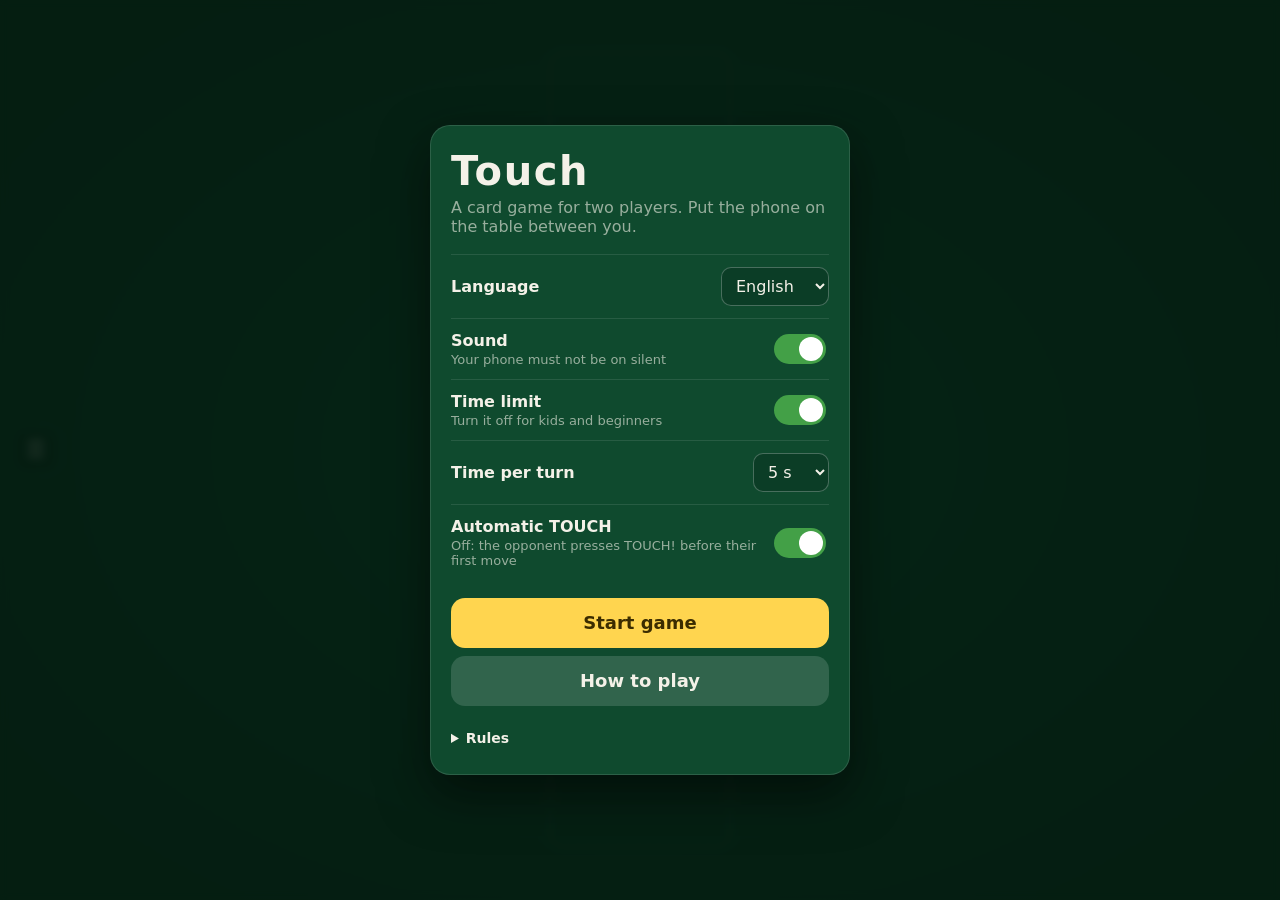
<file: index.html>
<!doctype html>
<html lang="sr">
<head>
<meta charset="utf-8">
<meta name="viewport" content="width=device-width, initial-scale=1, maximum-scale=1, viewport-fit=cover, user-scalable=no">
<meta name="theme-color" content="#0b3d26">
<meta name="apple-mobile-web-app-capable" content="yes">
<meta name="mobile-web-app-capable" content="yes">
<meta name="apple-mobile-web-app-status-bar-style" content="black-translucent">
<meta name="description" content="Tač – igra kartama za dva igrača na jednom telefonu.">
<title>Tač</title>
<link rel="manifest" href="manifest.webmanifest">
<link rel="icon" href="icons/icon.svg" type="image/svg+xml">
<link rel="apple-touch-icon" href="icons/icon.svg">
<link rel="stylesheet" href="css/style.css">
</head>
<body>
<div id="glow" hidden></div>
<div class="turn-light top" id="light-1"></div>
<div class="turn-light bottom" id="light-0"></div>
<main id="app">
  <section class="zone top" id="zone-1" data-player="1"></section>
  <section id="middle">
    <button id="menu-btn" class="icon-btn" aria-label="Meni" data-i18n-aria="menu">☰</button>
    <button id="demo-exit" class="icon-btn" aria-label="Zatvori prikaz" data-i18n-aria="demoClose">✕</button>
    <div class="slot center" data-slot="center" id="center"></div>
  </section>
  <section class="zone bottom" id="zone-0" data-player="0"></section>
</main>

<div id="demo-caption" hidden></div>

<div id="touch-overlay" class="overlay-msg" hidden>
  <div class="msg top"></div>
  <div class="big" data-i18n="touch">TAČ!</div>
  <div class="msg bottom"></div>
</div>

<div id="win-overlay" class="modal" hidden>
  <div class="win-side top"></div>
  <button id="again-btn" class="primary" data-i18n="newGame">Nova igra</button>
  <div class="win-side bottom"></div>
</div>

<div id="menu" class="modal">
  <div class="panel">
    <h1 data-i18n="title">Tač</h1>
    <p class="sub" data-i18n="sub">Igra kartama za dva igrača. Telefon stavite na sto između sebe.</p>
    <p class="idle-note" id="idle-note" hidden data-i18n="idlePaused">Igra je pauzirana: vreme je isteklo tri puta zaredom.</p>

    <label class="row">
      <span><b data-i18n="optLang">Jezik</b></span>
      <select id="opt-lang"></select>
    </label>

    <label class="row">
      <span>
        <b data-i18n="optSound">Zvuk</b>
        <small data-i18n="optSoundHint">Telefon ne sme da bude na tihom režimu</small>
      </span>
      <input type="checkbox" id="opt-sound" class="switch">
    </label>

    <label class="row">
      <span>
        <b data-i18n="optTimer">Vremensko ograničenje</b>
        <small data-i18n="optTimerHint">Isključi za decu i početnike</small>
      </span>
      <input type="checkbox" id="opt-timer" class="switch">
    </label>
    <label class="row" id="row-seconds">
      <span><b data-i18n="optSeconds">Vreme za potez</b></span>
      <select id="opt-seconds">
        <option value="3">3 s</option>
        <option value="5">5 s</option>
        <option value="8">8 s</option>
        <option value="10">10 s</option>
      </select>
    </label>
    <label class="row">
      <span>
        <b data-i18n="optAuto">Automatski TAČ</b>
        <small data-i18n="optAutoHint">Isključeno: protivnik sam pritiska dugme TAČ! pre svog prvog poteza</small>
      </span>
      <input type="checkbox" id="opt-auto" class="switch">
    </label>

    <div class="buttons">
      <button id="resume-btn" class="secondary" hidden data-i18n="resume">Nastavi</button>
      <button id="start-btn" class="primary">Počni igru</button>
    </div>
    <button id="demo-btn" class="secondary demo-btn" data-i18n="demoBtn">Kako se igra</button>

    <details>
      <summary data-i18n="rulesTitle">Pravila</summary>
      <ul data-i18n-html="rules"></ul>
    </details>
  </div>
</div>

<script type="module" src="js/main.js"></script>
</body>
</html>
</file>
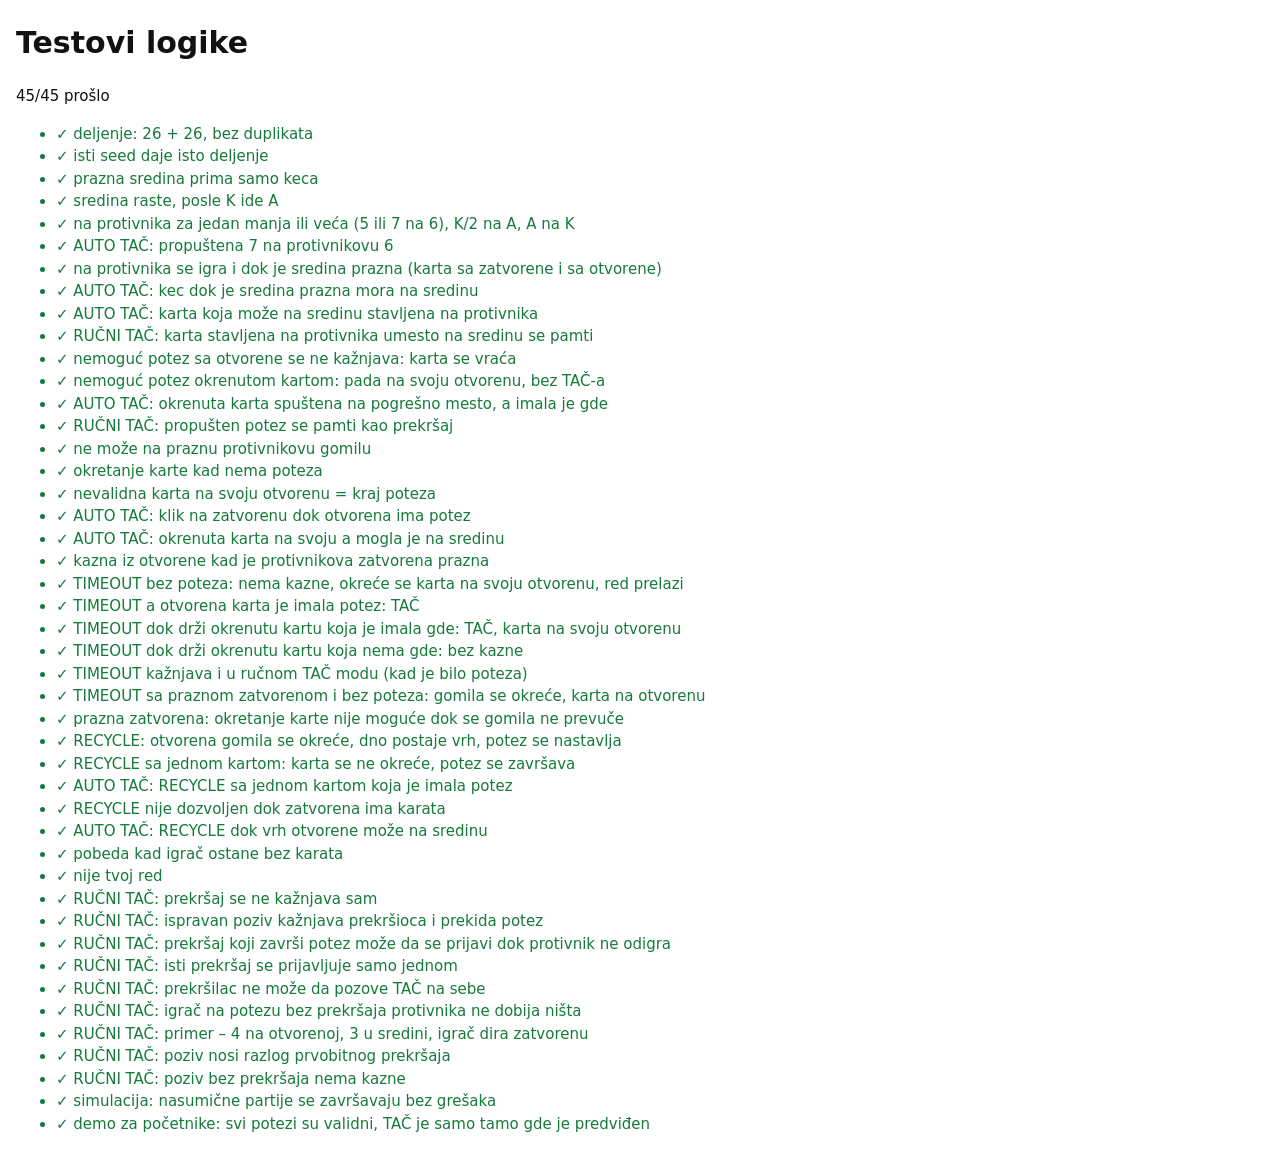
<file: tests/index.html>
<!doctype html>
<html lang="sr">
<head>
<meta charset="utf-8">
<meta name="viewport" content="width=device-width, initial-scale=1">
<title>Tač – testovi</title>
<style>
  body { font: 15px/1.5 system-ui, sans-serif; margin: 16px; background: #fff; color: #111; }
  .ok { color: #167a3a; } .fail { color: #b3261e; }
</style>
</head>
<body>
<h1>Testovi logike</h1>
<div id="summary"></div>
<ul id="out"></ul>
<script type="module">
  import { results } from './engine.test.js';
  const out = document.getElementById('out');
  for (const r of results) {
    const li = document.createElement('li');
    li.className = r.ok ? 'ok' : 'fail';
    li.textContent = `${r.ok ? '✓' : '✗'} ${r.name}${r.ok ? '' : ' — ' + r.error}`;
    out.append(li);
  }
  const failed = results.filter((r) => !r.ok).length;
  document.getElementById('summary').textContent = `${results.length - failed}/${results.length} prošlo`;
  document.body.dataset.failed = failed;
</script>
</body>
</html>
</file>
<file: css/style.css>
:root {
  --felt: #12603b;
  --felt-dark: #0b3d26;
  --card: #fdfbf5;
  --card-edge: #d9d3c4;
  --red: #c62828;
  --black: #1d1d1f;
  --gold: #ffd54f;
  --text: #f4f1e8;
  --muted: rgba(244, 241, 232, 0.6);
  --cw: min(calc((100dvh - 150px) / 5.6), 38vw, 130px); /* kratka ivica karte */
  --ch: calc(var(--cw) * 1.4);
  --radius: calc(var(--cw) * 0.11);
  color-scheme: dark;
}

* { box-sizing: border-box; }

html, body {
  margin: 0;
  height: 100%;
  overflow: hidden;
  background: radial-gradient(ellipse at center, var(--felt) 0%, var(--felt-dark) 85%) fixed var(--felt-dark);
  color: var(--text);
  font-family: system-ui, -apple-system, "Segoe UI", Roboto, sans-serif;
  -webkit-user-select: none;
  user-select: none;
  -webkit-touch-callout: none;
  -webkit-tap-highlight-color: transparent;
  touch-action: none;
  overscroll-behavior: none;
}

#app {
  height: 100dvh;
  display: grid;
  grid-template-rows: 1fr auto 1fr;
  position: relative;
  z-index: 1;
  padding: env(safe-area-inset-top) env(safe-area-inset-right) env(safe-area-inset-bottom) env(safe-area-inset-left);
}

/* ---------- indikator vremena: gradijent od ivice igrača na potezu ---------- */
#glow {
  position: fixed;
  inset: 0;
  z-index: 0;
  pointer-events: none;
}
#glow[hidden], .no-timer #glow { display: none; }

/* ---------- igrač na potezu: zlatna svetlost se izliva sa njegove ivice ekrana ---------- */
.turn-light {
  position: fixed;
  left: 0;
  right: 0;
  height: 30vh;
  z-index: 0;
  pointer-events: none;
  opacity: 0;
  transition: opacity 0.45s;
}
.turn-light.bottom {
  bottom: 0;
  background: radial-gradient(130% 100% at 50% 100%, rgba(255, 213, 79, 0.6), rgba(255, 213, 79, 0.2) 45%, rgba(255, 213, 79, 0) 78%);
}
.turn-light.top {
  top: 0;
  background: radial-gradient(130% 100% at 50% 0%, rgba(255, 213, 79, 0.6), rgba(255, 213, 79, 0.2) 45%, rgba(255, 213, 79, 0) 78%);
}
.turn-light.on { opacity: 1; animation: turn-glow 2.4s ease-in-out infinite; }
@keyframes turn-glow {
  50% { opacity: 0.6; }
}

/* ---------- zone igrača ---------- */
.zone {
  position: relative;
  z-index: 1;
  margin: 6px 12px;
  display: grid;
  grid-template-columns: 1fr auto 1fr;
  align-items: center;
}
.zone.top { transform: rotate(180deg); }

/* otvorena bliže sredini, zatvorena bliže igraču */
.pile-col {
  grid-column: 2;
  display: flex;
  flex-direction: column;
  align-items: center;
  gap: calc(var(--ch) * 0.1);
}
.pile-wrap { position: relative; }

.badge {
  position: absolute;
  top: 50%;
  right: calc(100% + 8px);
  transform: translateY(-50%);
  min-width: 30px;
  padding: 3px 8px;
  font-size: 14px;
  font-weight: 700;
  text-align: center;
  font-variant-numeric: tabular-nums;
}

/* status je levo: prst kojim se igra (uglavnom desni kažiprst) ga ne pokriva */
.side {
  grid-column: 1;
  grid-row: 1;
  align-self: end;
  justify-self: start;
  display: flex;
  flex-direction: column;
  align-items: flex-start;
  gap: 8px;
  padding-bottom: 6px;
}

.aside {
  grid-column: 3;
  grid-row: 1;
  align-self: end;
  justify-self: end;
  display: flex;
  flex-direction: column;
  align-items: flex-end;
  gap: 8px;
  padding-bottom: 6px;
}
.status { font-size: 16px; font-weight: 650; }
.zone.active .status { color: var(--gold); font-size: 18px; font-weight: 800; }
.zone:not(.active) .status { color: var(--muted); font-weight: 500; }
.secs {
  font-size: 34px;
  font-weight: 900;
  line-height: 1;
  font-variant-numeric: tabular-nums;
  color: var(--time, #4caf50);
}
.zone:not(.active) .secs, .no-timer .secs { visibility: hidden; }

.touch-btn {
  display: none;
  border: 0;
  border-radius: 999px;
  padding: 12px 22px;
  font: 900 20px/1 system-ui, sans-serif;
  letter-spacing: 0.04em;
  color: #fff;
  background: radial-gradient(circle at 35% 30%, #ff6b5e, #c62828 70%);
  box-shadow: 0 4px 0 #7f1414, 0 6px 14px rgba(0, 0, 0, 0.35);
  touch-action: manipulation;
}
.touch-btn:active { transform: translateY(3px); box-shadow: 0 1px 0 #7f1414; }
.manual-touch .touch-btn { display: block; }

/* ---------- mesta za karte: gomile leže položene (karta okrenuta za 90°) ---------- */
.slot {
  position: relative;
  width: var(--ch);
  height: var(--cw);
  border-radius: var(--radius);
  border: 2px dashed rgba(255, 255, 255, 0.18);
}
.slot.has-card { border-color: transparent; }
.slot.hover { border-color: #fff; border-style: solid; background: rgba(255, 255, 255, 0.12); }
.slot.hover.has-card .card:last-child { box-shadow: 0 0 0 3px #fff, 0 0 18px rgba(255, 255, 255, 0.5); }

#middle {
  position: relative;
  display: flex;
  align-items: center;
  justify-content: center;
  padding: 2px 0;
}

.icon-btn {
  position: absolute;
  left: 14px;
  width: 44px;
  height: 44px;
  border-radius: 12px;
  border: 1px solid rgba(255, 255, 255, 0.2);
  background: rgba(0, 0, 0, 0.2);
  color: var(--text);
  font-size: 22px;
}

/* ---------- karta ---------- */
.card {
  position: absolute;
  inset: 0;
  border-radius: var(--radius);
  background: var(--card);
  color: var(--black);
  box-shadow: 0 1px 0 var(--card-edge), var(--stack, 0 0 0 transparent), 0 3px 8px rgba(0, 0, 0, 0.35);
  font-weight: 700;
  transition: transform 0.15s;
}
.slot > .card {
  inset: auto;
  left: 50%;
  top: 50%;
  width: var(--cw);
  height: var(--ch);
  margin: calc(var(--ch) / -2) 0 0 calc(var(--cw) / -2);
  /* karte na otvorenoj gomili su blago nakrivljene (--tilt, --dx, --dy postavlja ui.js) */
  rotate: calc(90deg + var(--tilt, 0deg));
  translate: var(--dx, 0) var(--dy, 0);
}
.card.red { color: var(--red); }
.card .corner {
  position: absolute;
  display: flex;
  flex-direction: column;
  align-items: center;
  line-height: 0.95;
  font-size: calc(var(--cw) * 0.23);
}
.card .corner small { font-size: calc(var(--cw) * 0.19); }
.card .tl { top: 6%; left: 8%; }
.card .br { bottom: 6%; right: 8%; transform: rotate(180deg); }
.card .mid {
  position: absolute;
  inset: 0;
  display: grid;
  place-items: center;
  font-size: calc(var(--cw) * 0.5);
}
.card.back {
  background:
    repeating-linear-gradient(45deg, rgba(255, 255, 255, 0.12) 0 6px, transparent 6px 12px),
    linear-gradient(135deg, #1e4fa3, #12306a);
  border: 4px solid var(--card);
}
.card.ghost {
  position: fixed;
  inset: auto;
  width: var(--cw);
  height: var(--ch);
  z-index: 50;
  pointer-events: none;
  /* karta u ruci je položena kao na stolu, malo veća i nagnuta 15° –
     za gornjeg igrača okrenuta ka njemu (180°) i nagnuta na suprotnu stranu */
  rotate: 105deg;
  transform: scale(1.45);
  box-shadow: 0 18px 32px rgba(0, 0, 0, 0.55);
  transition: none;
}
.card.ghost.flip180 { rotate: 255deg; }
/* prazna zatvorena: dugme za okretanje otvorene gomile, preko mesta zatvorene */
.slot.closed.refill { border-color: rgba(255, 255, 255, 0.35); }
.recycle-btn {
  position: absolute;
  inset: 0;
  margin: auto;
  width: fit-content;
  height: fit-content;
  max-width: calc(100% - 12px);
  border: 0;
  border-radius: 999px;
  padding: 10px 16px;
  font: 700 15px/1.1 system-ui, sans-serif;
  color: #3b2c00;
  background: var(--gold);
  box-shadow: 0 3px 0 #a8871f, 0 6px 14px rgba(0, 0, 0, 0.35);
  touch-action: manipulation;
  animation: pop 0.25s ease-out;
}
.recycle-btn[hidden] { display: none; }
.recycle-btn:active { transform: translateY(2px); box-shadow: 0 1px 0 #a8871f; }
.closed.can-flip .card { box-shadow: 0 0 0 2px rgba(255, 255, 255, 0.5), var(--stack, 0 0 0 transparent), 0 3px 8px rgba(0, 0, 0, 0.35); }

.shake { animation: shake 0.3s; }
@keyframes shake {
  25% { transform: translateX(-6px); }
  75% { transform: translateX(6px); }
}
.pop { animation: pop 0.25s ease-out; }
@keyframes pop {
  from { transform: scale(0.85); }
}

/* ---------- TAČ poruka ---------- */
.overlay-msg {
  position: fixed;
  inset: 0;
  z-index: 40;
  display: grid;
  grid-template-rows: 1fr auto 1fr;
  place-items: center;
  pointer-events: none;
  background: rgba(120, 10, 10, 0.5);
  animation: fade 0.2s;
}
.overlay-msg[hidden] { display: none; }
.overlay-msg .big {
  font-size: min(26vw, 140px);
  font-weight: 900;
  color: #fff;
  text-shadow: 0 0 24px #ff3b30, 0 6px 0 #7f1414;
  animation: slam 0.45s cubic-bezier(0.2, 1.6, 0.4, 1);
}
.overlay-msg .msg, .win-side {
  font-size: 22px;
  font-weight: 700;
  text-align: center;
  margin: 0 16px;
  text-shadow: 0 2px 6px rgba(0, 0, 0, 0.6);
}
.overlay-msg .msg {
  padding: 12px 18px;
  border-radius: 14px;
  background: rgba(0, 0, 0, 0.72);
}
.overlay-msg .msg.top, .win-side.top { transform: rotate(180deg); }
@keyframes slam {
  from { transform: scale(3); opacity: 0; }
}
@keyframes fade {
  from { opacity: 0; }
}

/* ---------- meni i kraj igre ---------- */
.modal {
  position: fixed;
  inset: 0;
  z-index: 60;
  display: grid;
  place-items: center;
  padding: 16px;
  background: rgba(4, 24, 14, 0.82);
  backdrop-filter: blur(4px);
  overflow-y: auto;
  touch-action: pan-y;
}
.modal[hidden] { display: none; }
#win-overlay { grid-template-rows: 1fr auto 1fr; }
.win-side { font-size: 34px; }

.panel {
  width: min(420px, 100%);
  background: #0f4a2e;
  border: 1px solid rgba(255, 255, 255, 0.12);
  border-radius: 20px;
  padding: 22px 20px;
  box-shadow: 0 20px 50px rgba(0, 0, 0, 0.5);
}
.panel h1 { margin: 0; font-size: 40px; letter-spacing: 0.04em; }
.panel .sub { margin: 4px 0 18px; color: var(--muted); }
.idle-note {
  margin: -6px 0 16px;
  padding: 10px 12px;
  border-radius: 12px;
  background: rgba(255, 213, 79, 0.15);
  color: var(--gold);
  font-weight: 600;
}
.idle-note[hidden] { display: none; }
.row {
  display: flex;
  align-items: center;
  justify-content: space-between;
  gap: 12px;
  padding: 12px 0;
  border-top: 1px solid rgba(255, 255, 255, 0.1);
}
.row small { display: block; color: var(--muted); font-size: 13px; margin-top: 2px; }
.row.disabled { opacity: 0.4; }
select {
  font: inherit;
  padding: 8px 10px;
  border-radius: 10px;
  background: #0b3d26;
  color: var(--text);
  border: 1px solid rgba(255, 255, 255, 0.25);
}
.switch {
  appearance: none;
  flex: none;
  width: 52px;
  height: 30px;
  border-radius: 999px;
  background: rgba(255, 255, 255, 0.2);
  position: relative;
  transition: background 0.2s;
}
.switch::after {
  content: "";
  position: absolute;
  top: 3px;
  left: 3px;
  width: 24px;
  height: 24px;
  border-radius: 50%;
  background: #fff;
  transition: transform 0.2s;
}
.switch:checked { background: #43a047; }
.switch:checked::after { transform: translateX(22px); }

.buttons { display: flex; gap: 10px; margin: 18px 0 8px; }
.buttons button { flex: 1; }
button.primary, button.secondary {
  font: 700 18px/1 system-ui, sans-serif;
  padding: 16px 20px;
  border-radius: 14px;
  border: 0;
  touch-action: manipulation;
}
button.primary { background: var(--gold); color: #3b2c00; }
button.secondary { background: rgba(255, 255, 255, 0.14); color: var(--text); }
details { margin-top: 10px; color: var(--muted); font-size: 14px; }
details summary { color: var(--text); font-weight: 600; padding: 6px 0; }
details ul { padding-left: 18px; margin: 6px 0; }
details li { margin: 5px 0; }

/* ---------- demonstracija za početnike ---------- */
button.demo-btn { width: 100%; margin-bottom: 8px; }
#demo-exit { display: none; }
.demo #demo-exit { display: block; }
.demo #menu-btn, .demo .touch-btn { display: none; }

#demo-caption {
  position: fixed;
  left: 50%;
  top: 40%; /* demo.js ga postavlja preko gomile koja trenutno nije bitna */
  z-index: 45;
  width: min(92vw, 420px);
  translate: -50% 0;
  padding: 12px 16px;
  border-radius: 14px;
  background: rgba(0, 0, 0, 0.88);
  color: #fff;
  font-size: 17px;
  font-weight: 600;
  line-height: 1.3;
  text-align: center;
  pointer-events: none;
  box-shadow: 0 6px 18px rgba(0, 0, 0, 0.4);
}
#demo-caption[hidden] { display: none; }
#demo-caption.show { animation: fade 0.3s; }

.demo-finger {
  position: fixed;
  z-index: 55;
  width: 46px;
  height: 46px;
  margin: -23px 0 0 -23px;
  border-radius: 50%;
  background: radial-gradient(circle at 40% 35%, rgba(255, 255, 255, 0.85), rgba(255, 255, 255, 0.45) 60%, rgba(255, 255, 255, 0.2));
  border: 2px solid rgba(255, 255, 255, 0.9);
  box-shadow: 0 6px 14px rgba(0, 0, 0, 0.45);
  pointer-events: none;
  opacity: 0;
  transition: opacity 0.25s, transform 0.15s;
}
.demo-finger.on { opacity: 1; }
.demo-finger.down { transform: scale(0.8); box-shadow: 0 2px 6px rgba(0, 0, 0, 0.5), 0 0 0 10px rgba(255, 255, 255, 0.2); }

.card.demo-fly {
  position: fixed;
  inset: auto;
  width: var(--cw);
  height: var(--ch);
  z-index: 50;
  rotate: 90deg;
  pointer-events: none;
}

.slot.demo-spot { animation: demo-spot 1.1s ease-in-out infinite; }
@keyframes demo-spot {
  0%, 100% { box-shadow: 0 0 0 3px var(--gold), 0 0 10px rgba(255, 213, 79, 0.5); }
  50% { box-shadow: 0 0 0 6px var(--gold), 0 0 26px rgba(255, 213, 79, 0.9); }
}
</file>
